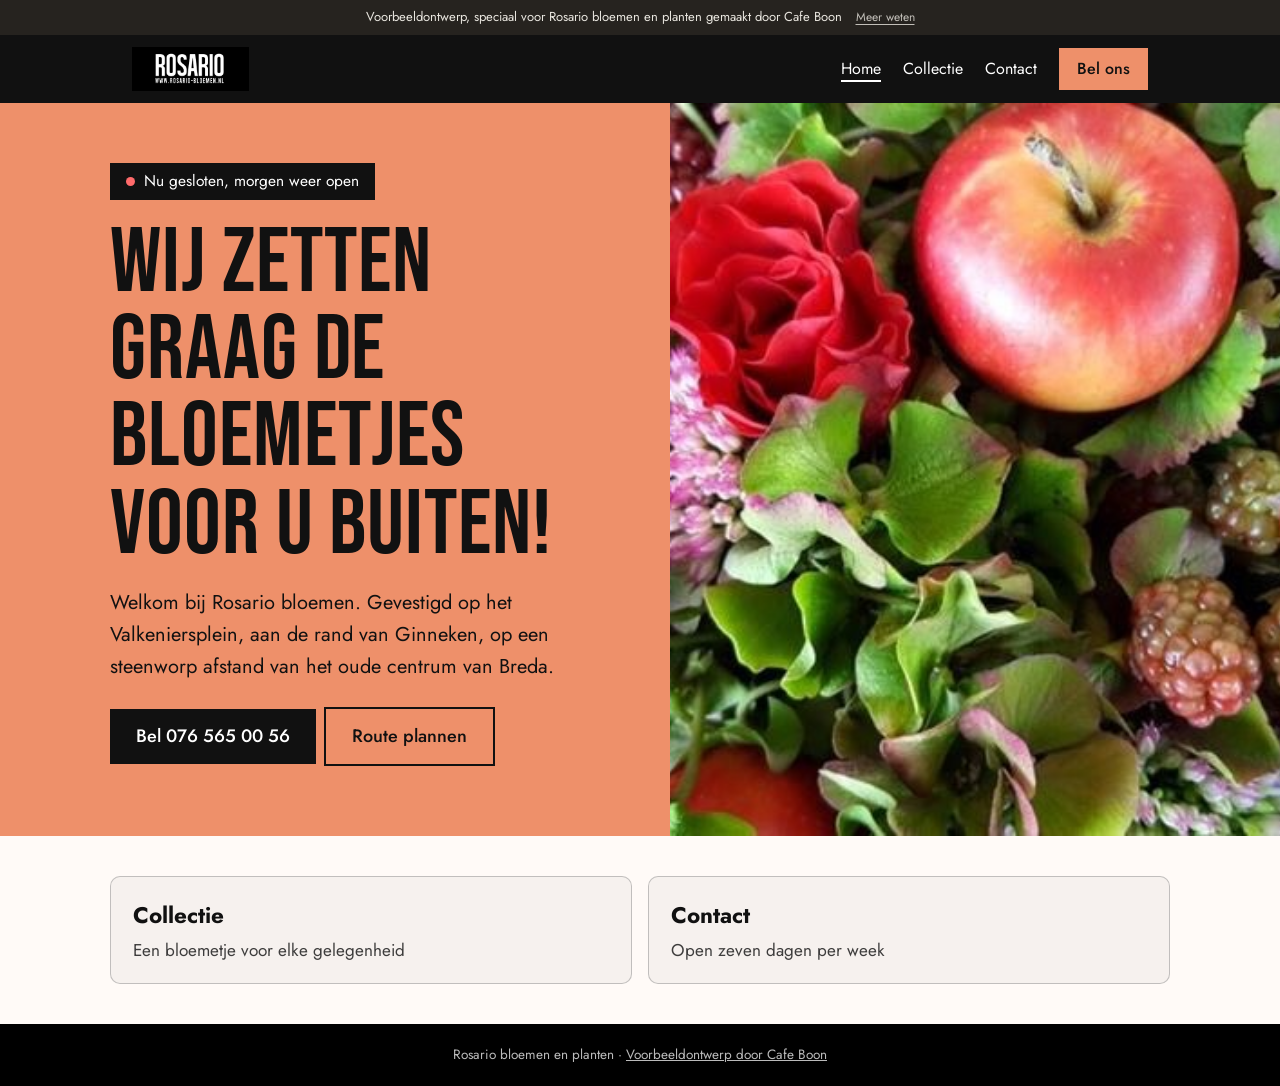
<file: index.html>
<!doctype html>
<html lang="nl">
<head>
<meta charset="utf-8">
<meta name="viewport" content="width=device-width,initial-scale=1">
<title>Rosario bloemen en planten | Bloemist aan het Valkeniersplein, Breda</title>
<meta name="description" content="Rosario bloemen en planten op het Valkeniersplein in Breda-Ginneken. Dagelijks verse bloemen, plukbloemen, rouwwerk, bruidswerk en abonnementen. Zeven dagen per week open.">
<meta name="robots" content="noindex">
<link rel="icon" type="image/png" href="images/icon.png">
<meta property="og:title" content="Rosario bloemen en planten, Breda">
<meta property="og:description" content="Wij zetten graag de bloemetjes voor u buiten! Valkeniersplein 16, Breda.">
<meta property="og:image" content="https://rosariobloemen.cafeboon.com/images/banner.jpg">
<link rel="preconnect" href="https://fonts.googleapis.com"><link rel="preconnect" href="https://fonts.gstatic.com" crossorigin>
<link href="https://fonts.googleapis.com/css2?family=Bebas+Neue&family=Jost:wght@400;500&display=swap" rel="stylesheet">
<link rel="stylesheet" href="style.css">
</head>
<body>
<div class="vb-banner" role="note"><span>Voorbeeldontwerp, speciaal voor Rosario bloemen en planten gemaakt door Cafe Boon</span><a href="https://cafeboon.com">Meer weten</a></div>
<header><div class="wrap">
<a href="index.html"><img alt="Rosario" src="images/logo.png"/></a>
<nav><a aria-current="page" href="index.html">Home</a><a href="aanbod.html">Collectie</a><a href="contact.html">Contact</a><a class="btn s" href="tel:0765650056">Bel ons</a></nav>
</div></header>
<div aria-label="Pagina's" class="sn-bar" role="navigation"><a aria-current="page" class="sn-link" href="index.html">Home</a><a class="sn-link" href="aanbod.html">Collectie</a><a class="sn-link" href="contact.html">Contact</a></div>
<div class="hero">
<div class="txt">
<div class="pill" id="open"><span id="opentxt">Zeven dagen per week open</span></div>
<h1>Wij zetten graag de bloemetjes voor u buiten!</h1>
<p>Welkom bij Rosario bloemen. Gevestigd op het Valkeniersplein, aan de rand van Ginneken, op een steenworp afstand van het oude centrum van Breda.</p>
<div><a class="btn" href="tel:0765650056">Bel 076 565 00 56</a><a class="btn o" href="https://www.google.com/maps/dir/?api=1&amp;destination=Valkeniersplein+16,+4835+RB+Breda" rel="noopener">Route plannen</a></div>
</div>
<img alt="Boeket met roos, appel en bramen van Rosario" fetchpriority="high" src="images/banner.jpg"/>
</div>
<div class="sn-cards"><a class="sn-card" href="aanbod.html"><strong>Collectie</strong><span>Een bloemetje voor elke gelegenheid</span></a><a class="sn-card" href="contact.html"><strong>Contact</strong><span>Open zeven dagen per week</span></a></div>
<footer>Rosario bloemen en planten · <a href="https://cafeboon.com">Voorbeeldontwerp door Cafe Boon</a></footer>
<script>try{(function(){var H={0:[600,960],1:[660,1080],2:[510,1080],3:[510,1080],4:[510,1080],5:[510,1080],6:[510,1020]};
var n=new Date(),d=n.getDay(),m=n.getHours()*60+n.getMinutes(),h=H[d];
var r=document.querySelector('tr[data-d="'+d+'"]');if(r)r.className='today';
var o=document.getElementById('open'),t=document.getElementById('opentxt');
function f(x){return Math.floor(x/60)+':'+('0'+x%60).slice(-2)}
if(m>=h[0]&&m<h[1]){o.className='pill on';t.textContent='Nu open tot '+f(h[1])+' uur'}
else{o.className='pill off';t.textContent=m<h[0]?'Nu gesloten, vandaag open vanaf '+f(h[0]):'Nu gesloten, morgen weer open'}
})();}catch(e){}</script>
</body></html>
</file>
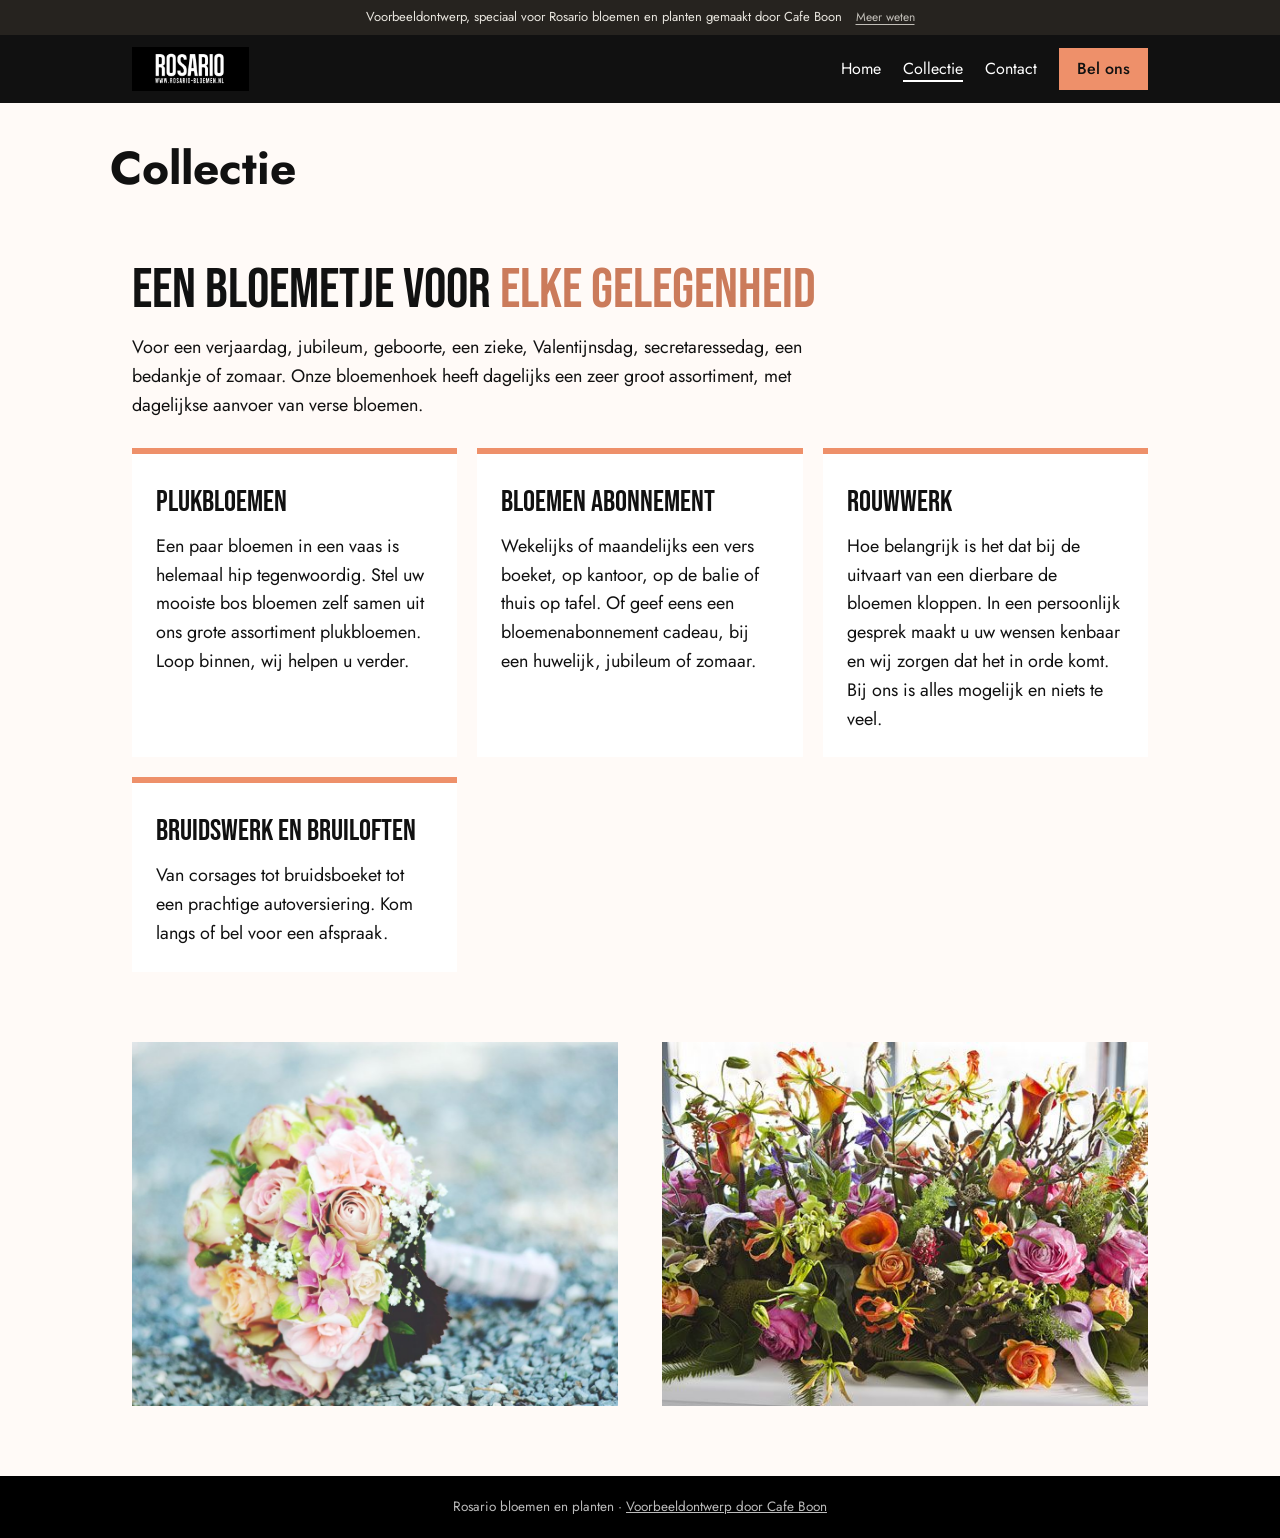
<file: aanbod.html>
<!doctype html>
<html lang="nl">
<head>
<meta charset="utf-8">
<meta name="viewport" content="width=device-width,initial-scale=1">
<title>Collectie | Rosario bloemen en planten</title>
<meta name="description" content="Rosario bloemen en planten op het Valkeniersplein in Breda-Ginneken. Dagelijks verse bloemen, plukbloemen, rouwwerk, bruidswerk en abonnementen. Zeven dagen per week open.">
<meta name="robots" content="noindex">
<link rel="icon" type="image/png" href="images/icon.png">
<meta property="og:title" content="Rosario bloemen en planten, Breda">
<meta property="og:description" content="Wij zetten graag de bloemetjes voor u buiten! Valkeniersplein 16, Breda.">
<meta property="og:image" content="https://rosariobloemen.cafeboon.com/images/banner.jpg">
<link rel="preconnect" href="https://fonts.googleapis.com"><link rel="preconnect" href="https://fonts.gstatic.com" crossorigin>
<link href="https://fonts.googleapis.com/css2?family=Bebas+Neue&family=Jost:wght@400;500&display=swap" rel="stylesheet">
<link rel="stylesheet" href="style.css">
</head>
<body>
<div class="vb-banner" role="note"><span>Voorbeeldontwerp, speciaal voor Rosario bloemen en planten gemaakt door Cafe Boon</span><a href="https://cafeboon.com">Meer weten</a></div>
<header><div class="wrap">
<a href="index.html"><img alt="Rosario" src="images/logo.png"/></a>
<nav><a href="index.html">Home</a><a aria-current="page" href="aanbod.html">Collectie</a><a href="contact.html">Contact</a><a class="btn s" href="tel:0765650056">Bel ons</a></nav>
</div></header>
<div aria-label="Pagina's" class="sn-bar" role="navigation"><a class="sn-link" href="index.html">Home</a><a aria-current="page" class="sn-link" href="aanbod.html">Collectie</a><a class="sn-link" href="contact.html">Contact</a></div>
<div class="sn-head"><h1>Collectie</h1></div>
<section id="aanbod"><div class="wrap">
<h2>Een bloemetje voor <span>elke gelegenheid</span></h2>
<p style="max-width:38em">Voor een verjaardag, jubileum, geboorte, een zieke, Valentijnsdag, secretaressedag, een bedankje of zomaar. Onze bloemenhoek heeft dagelijks een zeer groot assortiment, met dagelijkse aanvoer van verse bloemen.</p>
<div class="grid">
<div class="card"><h3>Plukbloemen</h3><p>Een paar bloemen in een vaas is helemaal hip tegenwoordig. Stel uw mooiste bos bloemen zelf samen uit ons grote assortiment plukbloemen. Loop binnen, wij helpen u verder.</p></div>
<div class="card"><h3>Bloemen abonnement</h3><p>Wekelijks of maandelijks een vers boeket, op kantoor, op de balie of thuis op tafel. Of geef eens een bloemenabonnement cadeau, bij een huwelijk, jubileum of zomaar.</p></div>
<div class="card"><h3>Rouwwerk</h3><p>Hoe belangrijk is het dat bij de uitvaart van een dierbare de bloemen kloppen. In een persoonlijk gesprek maakt u uw wensen kenbaar en wij zorgen dat het in orde komt. Bij ons is alles mogelijk en niets te veel.</p></div>
<div class="card"><h3>Bruidswerk en bruiloften</h3><p>Van corsages tot bruidsboeket tot een prachtige autoversiering. Kom langs of bel voor een afspraak.</p></div>
</div>
</div></section>
<section style="padding-top:0"><div class="wrap two">
<img alt="Bruidsboeket in roze tinten" loading="lazy" src="images/bruidsboeket.jpg"/>
<img alt="Arrangement in oranje en roze tinten" loading="lazy" src="images/rouwstuk.jpg"/>
</div></section>
<footer>Rosario bloemen en planten · <a href="https://cafeboon.com">Voorbeeldontwerp door Cafe Boon</a></footer>
<script>try{(function(){var H={0:[600,960],1:[660,1080],2:[510,1080],3:[510,1080],4:[510,1080],5:[510,1080],6:[510,1020]};
var n=new Date(),d=n.getDay(),m=n.getHours()*60+n.getMinutes(),h=H[d];
var r=document.querySelector('tr[data-d="'+d+'"]');if(r)r.className='today';
var o=document.getElementById('open'),t=document.getElementById('opentxt');
function f(x){return Math.floor(x/60)+':'+('0'+x%60).slice(-2)}
if(m>=h[0]&&m<h[1]){o.className='pill on';t.textContent='Nu open tot '+f(h[1])+' uur'}
else{o.className='pill off';t.textContent=m<h[0]?'Nu gesloten, vandaag open vanaf '+f(h[0]):'Nu gesloten, morgen weer open'}
})();}catch(e){}</script>
</body></html>
</file>
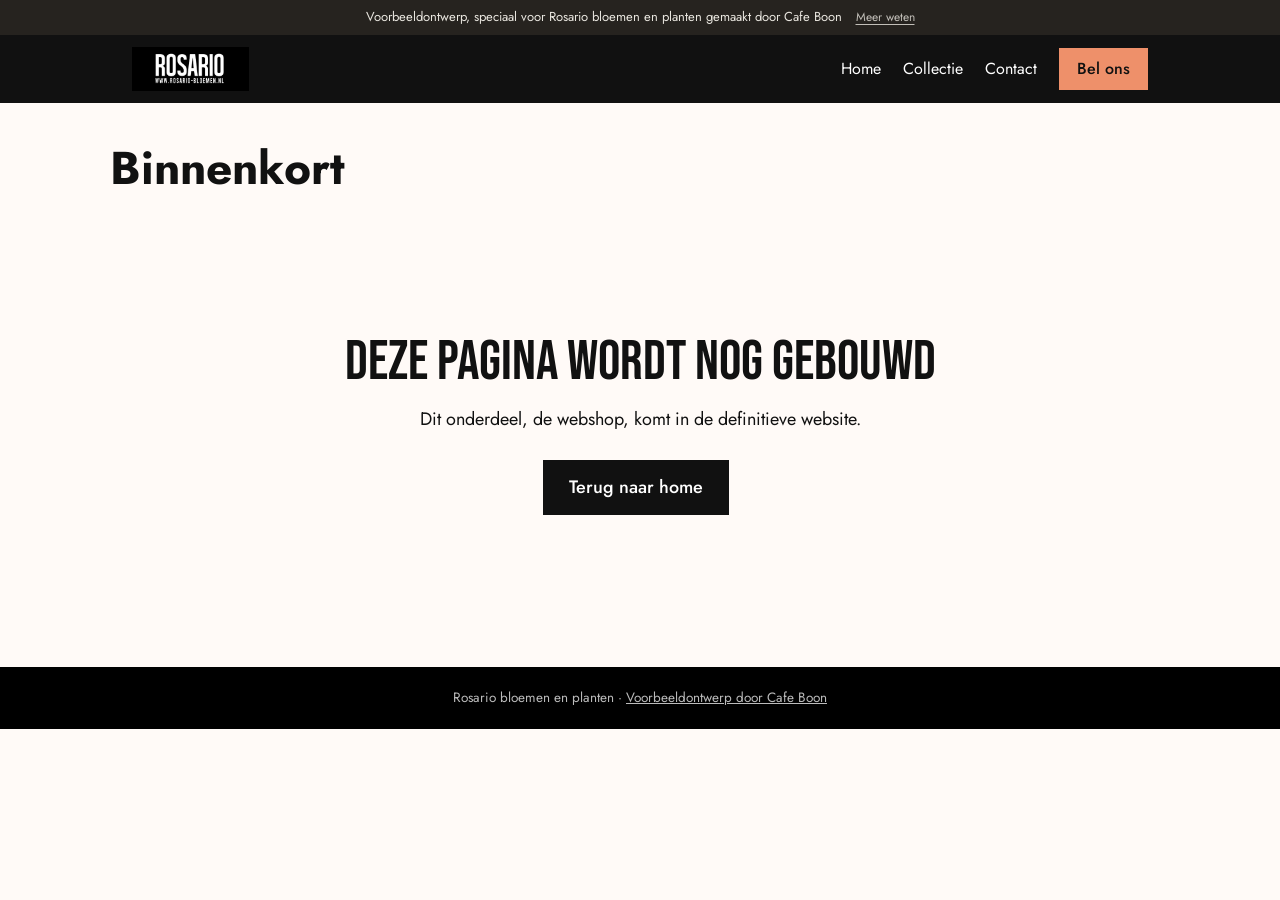
<file: binnenkort.html>
<!doctype html>
<html lang="nl">
<head>
<meta charset="utf-8">
<meta name="viewport" content="width=device-width,initial-scale=1">
<title>Binnenkort | Rosario bloemen en planten</title>
<meta name="description" content="Rosario bloemen en planten op het Valkeniersplein in Breda-Ginneken. Dagelijks verse bloemen, plukbloemen, rouwwerk, bruidswerk en abonnementen. Zeven dagen per week open.">
<meta name="robots" content="noindex">
<link rel="icon" type="image/png" href="images/icon.png">
<meta property="og:title" content="Rosario bloemen en planten, Breda">
<meta property="og:description" content="Wij zetten graag de bloemetjes voor u buiten! Valkeniersplein 16, Breda.">
<meta property="og:image" content="https://rosariobloemen.cafeboon.com/images/banner.jpg">
<link rel="preconnect" href="https://fonts.googleapis.com"><link rel="preconnect" href="https://fonts.gstatic.com" crossorigin>
<link href="https://fonts.googleapis.com/css2?family=Bebas+Neue&family=Jost:wght@400;500&display=swap" rel="stylesheet">
<link rel="stylesheet" href="style.css">
</head>
<body>
<div class="vb-banner" role="note"><span>Voorbeeldontwerp, speciaal voor Rosario bloemen en planten gemaakt door Cafe Boon</span><a href="https://cafeboon.com">Meer weten</a></div>
<header><div class="wrap">
<a href="index.html"><img alt="Rosario" src="images/logo.png"/></a>
<nav><a href="index.html">Home</a><a href="aanbod.html">Collectie</a><a href="contact.html">Contact</a><a class="btn s" href="tel:0765650056">Bel ons</a></nav>
</div></header>
<div aria-label="Pagina's" class="sn-bar" role="navigation"><a class="sn-link" href="index.html">Home</a><a class="sn-link" href="aanbod.html">Collectie</a><a class="sn-link" href="contact.html">Contact</a></div>
<div class="sn-head"><h1>Binnenkort</h1></div>
<section class="binnenkort"><div class="wrap" style="padding:72px 0;text-align:center"><h2>Deze pagina wordt nog gebouwd</h2><p style="max-width:34em;margin:14px auto 26px">Dit onderdeel, de webshop, komt in de definitieve website.</p><p><a class="btn" href="index.html">Terug naar home</a></p></div></section>
<footer>Rosario bloemen en planten · <a href="https://cafeboon.com">Voorbeeldontwerp door Cafe Boon</a></footer>
</body></html>
</file>
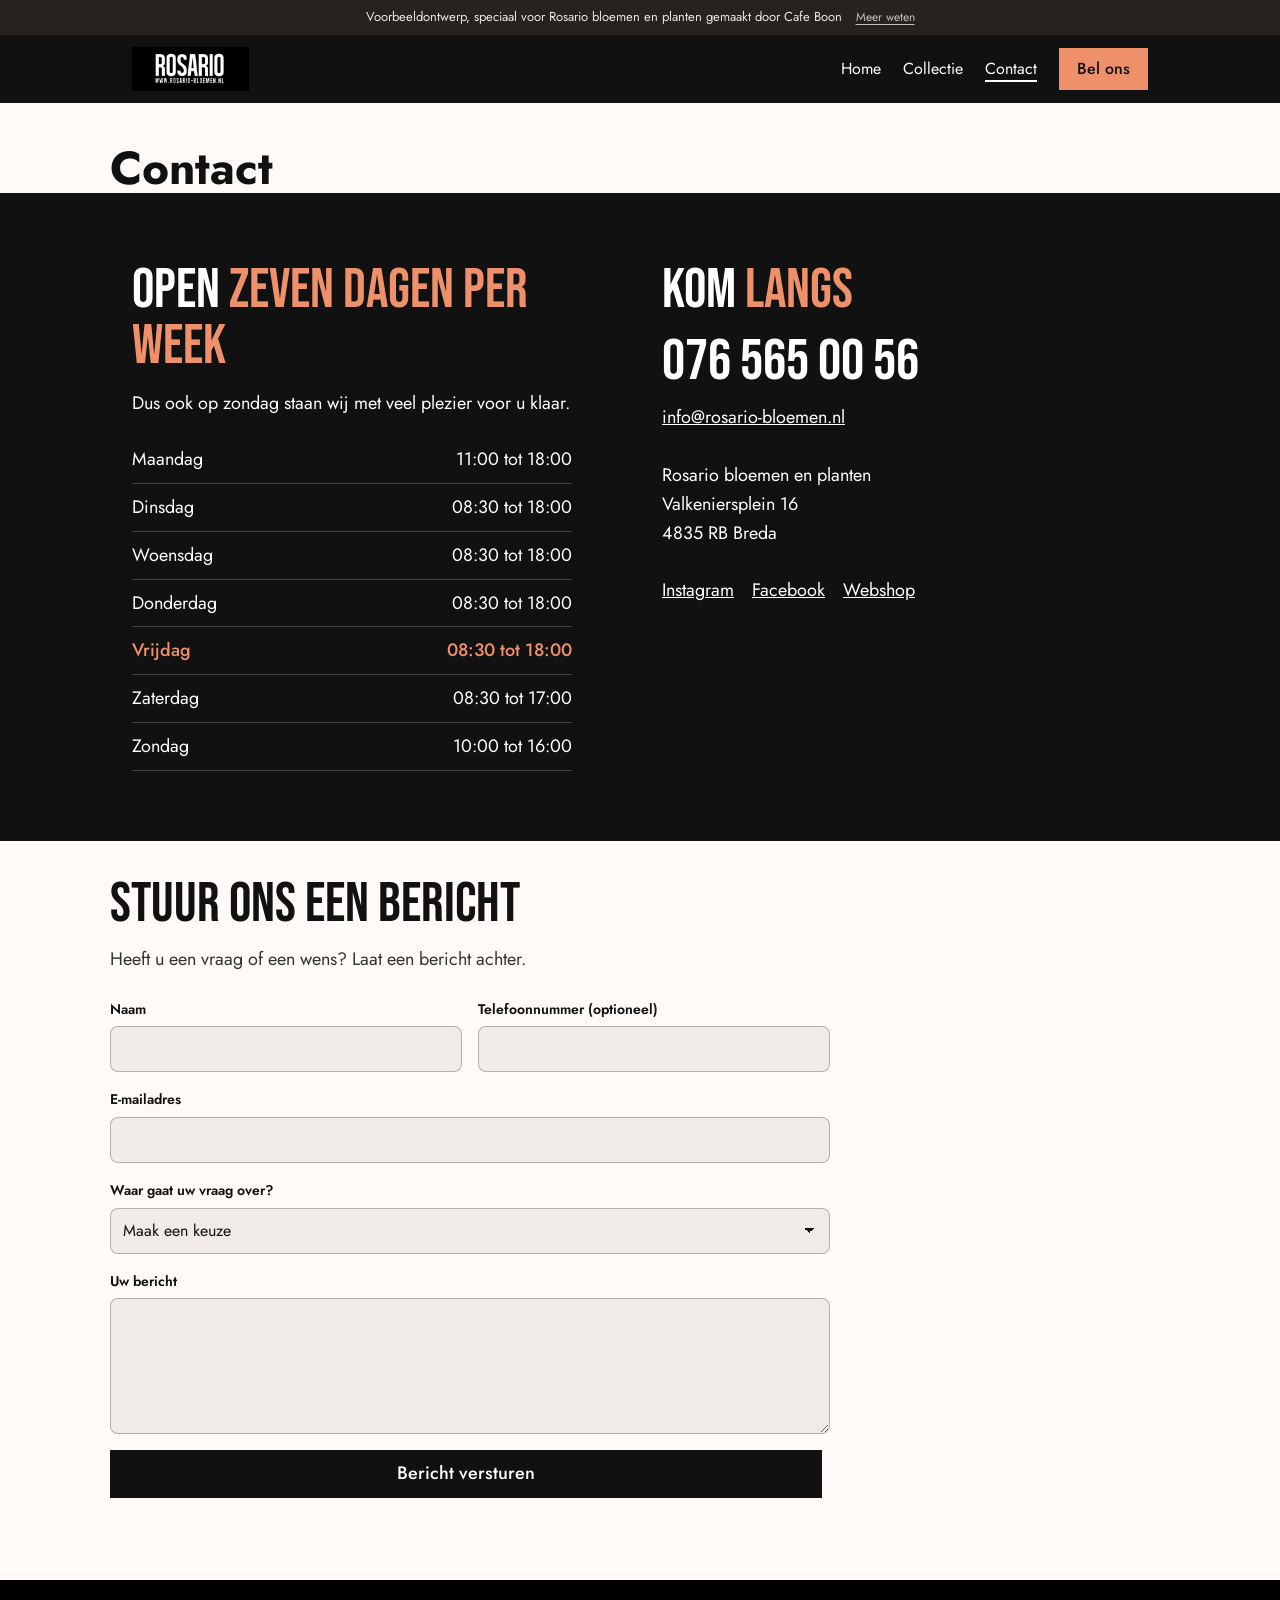
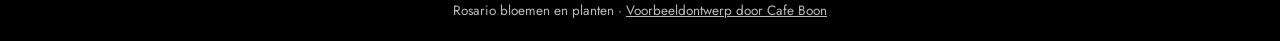
<file: contact.html>
<!doctype html>
<html lang="nl">
<head>
<meta charset="utf-8">
<meta name="viewport" content="width=device-width,initial-scale=1">
<title>Contact | Rosario bloemen en planten</title>
<meta name="description" content="Rosario bloemen en planten op het Valkeniersplein in Breda-Ginneken. Dagelijks verse bloemen, plukbloemen, rouwwerk, bruidswerk en abonnementen. Zeven dagen per week open.">
<meta name="robots" content="noindex">
<link rel="icon" type="image/png" href="images/icon.png">
<meta property="og:title" content="Rosario bloemen en planten, Breda">
<meta property="og:description" content="Wij zetten graag de bloemetjes voor u buiten! Valkeniersplein 16, Breda.">
<meta property="og:image" content="https://rosariobloemen.cafeboon.com/images/banner.jpg">
<link rel="preconnect" href="https://fonts.googleapis.com"><link rel="preconnect" href="https://fonts.gstatic.com" crossorigin>
<link href="https://fonts.googleapis.com/css2?family=Bebas+Neue&family=Jost:wght@400;500&display=swap" rel="stylesheet">
<link rel="stylesheet" href="style.css">
</head>
<body>
<div class="vb-banner" role="note"><span>Voorbeeldontwerp, speciaal voor Rosario bloemen en planten gemaakt door Cafe Boon</span><a href="https://cafeboon.com">Meer weten</a></div>
<header><div class="wrap">
<a href="index.html"><img alt="Rosario" src="images/logo.png"/></a>
<nav><a href="index.html">Home</a><a href="aanbod.html">Collectie</a><a aria-current="page" href="contact.html">Contact</a><a class="btn s" href="tel:0765650056">Bel ons</a></nav>
</div></header>
<div aria-label="Pagina's" class="sn-bar" role="navigation"><a class="sn-link" href="index.html">Home</a><a class="sn-link" href="aanbod.html">Collectie</a><a aria-current="page" class="sn-link" href="contact.html">Contact</a></div>
<div class="sn-head"><h1>Contact</h1></div>
<section class="band" id="openingstijden"><div class="wrap cgrid">
<div>
<h2>Open <span>zeven dagen per week</span></h2>
<p style="margin-bottom:18px">Dus ook op zondag staan wij met veel plezier voor u klaar.</p>
<table class="hours">
<tr data-d="1"><td>Maandag</td><td>11:00 tot 18:00</td></tr>
<tr data-d="2"><td>Dinsdag</td><td>08:30 tot 18:00</td></tr>
<tr data-d="3"><td>Woensdag</td><td>08:30 tot 18:00</td></tr>
<tr data-d="4"><td>Donderdag</td><td>08:30 tot 18:00</td></tr>
<tr data-d="5"><td>Vrijdag</td><td>08:30 tot 18:00</td></tr>
<tr data-d="6"><td>Zaterdag</td><td>08:30 tot 17:00</td></tr>
<tr data-d="0"><td>Zondag</td><td>10:00 tot 16:00</td></tr>
</table>
</div>
<div id="contact">
<h2>Kom <span>langs</span></h2>
<a class="big" href="tel:0765650056">076 565 00 56</a>
<p><a href="mailto:info@rosario-bloemen.nl">info@rosario-bloemen.nl</a></p><br/>
<p>Rosario bloemen en planten<br/>Valkeniersplein 16<br/>4835 RB Breda</p><br/>
<p class="soc"><a href="https://www.instagram.com/rosariobloemen/" rel="noopener">Instagram</a><a href="https://nl-nl.facebook.com/pages/category/Florist/Rosario-bloemen-622367654456922/" rel="noopener">Facebook</a><a href="binnenkort.html">Webshop</a></p>
</div>
</div></section>
<section class="sn-formsec" id="formulier"><div class="sn-formwrap"><h2>Stuur ons een bericht</h2><p class="sn-lead">Heeft u een vraag of een wens? Laat een bericht achter.</p><form class="sn-form" id="sn-form"><div class="sn-field"><label for="naam">Naam</label><input id="naam" name="naam" type="text" required autocomplete="name"></div><div class="sn-field"><label for="tel">Telefoonnummer (optioneel)</label><input id="tel" name="tel" type="tel" autocomplete="tel"></div><div class="sn-field full"><label for="email">E-mailadres</label><input id="email" name="email" type="email" required autocomplete="email"></div><div class="sn-field full"><label for="keuze">Waar gaat uw vraag over?</label><select id="keuze" name="keuze" required><option value="">Maak een keuze</option><option>Plukbloemen</option><option>Bloemen abonnement</option><option>Rouwwerk</option><option>Bruidswerk en bruiloften</option></select></div><div class="sn-field full"><label for="opm">Uw bericht</label><textarea id="opm" name="opm" rows="5" required></textarea></div><div class="sn-field full"><button class="btn" type="submit">Bericht versturen</button></div></form></div></section>
<script>(function(){var f=document.getElementById('sn-form');if(!f)return;f.addEventListener('submit',function(e){e.preventDefault();if(!f.checkValidity()){f.reportValidity();return;}var d=document.createElement('div');d.className='sn-done';d.setAttribute('role','status');d.tabIndex=-1;d.innerHTML='<h2>Bedankt voor uw bericht</h2><p>Dit is een voorbeeldwebsite van Cafe Boon. Uw bericht is daarom niet verstuurd. Neem voor een echt antwoord contact op via <a href="tel:0765650056">076 565 00 56</a>.</p>';f.parentNode.replaceChild(d,f);d.focus();});})();</script>
<footer>Rosario bloemen en planten · <a href="https://cafeboon.com">Voorbeeldontwerp door Cafe Boon</a></footer>
<script>try{(function(){var H={0:[600,960],1:[660,1080],2:[510,1080],3:[510,1080],4:[510,1080],5:[510,1080],6:[510,1020]};
var n=new Date(),d=n.getDay(),m=n.getHours()*60+n.getMinutes(),h=H[d];
var r=document.querySelector('tr[data-d="'+d+'"]');if(r)r.className='today';
var o=document.getElementById('open'),t=document.getElementById('opentxt');
function f(x){return Math.floor(x/60)+':'+('0'+x%60).slice(-2)}
if(m>=h[0]&&m<h[1]){o.className='pill on';t.textContent='Nu open tot '+f(h[1])+' uur'}
else{o.className='pill off';t.textContent=m<h[0]?'Nu gesloten, vandaag open vanaf '+f(h[0]):'Nu gesloten, morgen weer open'}
})();}catch(e){}</script>
</body></html>
</file>
<file: style.css>
:root{--k:#111;--s:#ee906a;--d:#cb7b5b;--p:#fbe3d8;--paper:#fffaf7}
*{box-sizing:border-box;margin:0}
html{scroll-behavior:smooth}
body{font-family:'Jost',Arial,sans-serif;font-size:18px;line-height:1.6;color:var(--k);background:var(--paper)}
img{display:block;max-width:100%}
a{color:inherit}
.wrap{max-width:1060px;margin:0 auto;padding:0 22px}
header{background:var(--k);position:sticky;top:0;z-index:10}
header .wrap{display:flex;justify-content:space-between;align-items:center;min-height:68px;gap:16px}
header img{height:44px;width:auto}
nav a{color:#fff;text-decoration:none;margin-left:22px;font-size:16px}
nav a:hover{color:var(--s)}
.btn{display:inline-block;background:var(--k);color:#fff;padding:13px 26px;font-weight:500;text-decoration:none;margin:0 8px 10px 0}
.btn.s{background:var(--s);color:var(--k)}
.btn.o{background:transparent;border:2px solid var(--k);color:var(--k)}
nav .btn{margin:0 0 0 22px;padding:8px 18px}
.hero{background:var(--s);display:grid;grid-template-columns:1.1fr 1fr;min-height:520px}
.hero .txt{padding:60px max(22px,calc((100vw - 1060px)/2)) 60px max(22px,calc((100vw - 1060px)/2));display:flex;flex-direction:column;justify-content:center}
.hero h1{font-family:'Bebas Neue',Impact,sans-serif;font-weight:400;font-size:clamp(46px,7.4vw,92px);line-height:.95;letter-spacing:.01em;margin-bottom:18px}
.hero p{max-width:27em;font-size:20px;margin-bottom:24px}
.hero img{width:100%;height:100%;object-fit:cover}
.pill{align-self:flex-start;background:var(--k);color:#fff;padding:6px 16px;font-size:15.5px;margin-bottom:20px}
.pill.on::before,.pill.off::before{content:"";display:inline-block;width:9px;height:9px;border-radius:50%;margin-right:9px}
.pill.on::before{background:#3ddc84}.pill.off::before{background:#ff6b6b}
section{padding:70px 0}
h2{font-family:'Bebas Neue',Impact,sans-serif;font-weight:400;font-size:clamp(36px,5vw,56px);line-height:1;margin-bottom:14px}
h2 span{color:var(--d)}
.grid{display:grid;grid-template-columns:repeat(auto-fit,minmax(240px,1fr));gap:20px;margin-top:28px}
.card{background:#fff;border-top:6px solid var(--s);padding:24px}
.card h3{font-family:'Bebas Neue',Impact,sans-serif;font-weight:400;font-size:30px;margin-bottom:6px}
.two{display:grid;grid-template-columns:1fr 1fr;gap:44px;align-items:center}
.two img{width:100%;aspect-ratio:4/3;object-fit:cover}
.band{background:var(--k);color:#fff}
.band h2 span{color:var(--s)}
.hours{width:100%;max-width:440px;border-collapse:collapse}
.hours td{padding:9px 0;border-bottom:1px solid #444}
.hours td:last-child{text-align:right}
.hours tr.today{color:var(--s);font-weight:500}
.cgrid{display:grid;grid-template-columns:1fr 1fr;gap:44px}
.big{font-family:'Bebas Neue',Impact,sans-serif;font-size:58px;line-height:1;display:block;text-decoration:none;color:var(--s);margin:4px 0 12px}
.band a{color:#fff}
.soc a{margin-right:18px}
footer{background:#000;color:#bbb;text-align:center;font-size:13.5px;padding:20px}
footer a{color:#bbb}
@media(max-width:780px){.hero,.two,.cgrid{grid-template-columns:1fr}.hero{min-height:0}.hero img{height:240px;order:-1}nav a:not(.btn){display:none}section{padding:44px 0}header img{height:36px}.hero .txt{padding-top:34px;padding-bottom:34px}}
/* sitenav:start */
.sn-bar{display:none;gap:6px;overflow-x:auto;white-space:nowrap;-webkit-overflow-scrolling:touch;padding:8px 12px;background:inherit;color:inherit;font:inherit;line-height:1.2;border-bottom:1px solid rgba(128,128,128,.35);box-sizing:border-box;max-width:100%}
.sn-bar a.sn-link{flex:0 0 auto;padding:9px 15px;border-radius:999px;color:inherit;text-decoration:none;font-size:15px;font-weight:600;letter-spacing:0;text-transform:none;margin:0}
.sn-bar a.sn-link[aria-current="page"]{background:rgba(128,128,128,.2);box-shadow:inset 0 -2px 0 currentColor}
@media(max-width:780px){.sn-bar{display:flex}}
nav a[aria-current="page"]:not(.cta):not(.btn):not(.call){text-decoration:underline;text-underline-offset:6px;text-decoration-thickness:2px}
.sn-head{max-width:1100px;margin:0 auto;padding:40px 20px 0;box-sizing:border-box}
.sn-head h1{margin:0;color:inherit;font-size:clamp(30px,5vw,46px);line-height:1.1}
.sn-cards{max-width:1100px;margin:0 auto;padding:40px 20px;display:grid;grid-template-columns:repeat(auto-fit,minmax(230px,1fr));gap:16px;box-sizing:border-box}
.sn-card{display:block;padding:20px 22px;border:1px solid rgba(128,128,128,.45);border-radius:10px;background:rgba(128,128,128,.07);color:inherit;text-decoration:none;min-width:0}
.sn-card strong{display:block;font-size:1.25em;margin:0 0 6px;color:inherit}
.sn-card span{display:block;opacity:.8;font-size:.95em;line-height:1.4}
.sn-card:hover,.sn-card:focus-visible{border-color:currentColor}
/* sitenav:end */
/* voorbeeld-formulier:start */
@layer sn{.sn-form button.btn{border:0;font:inherit;cursor:pointer;line-height:1.2}}
.sn-formsec{padding:36px 0 72px}
.sn-formwrap{max-width:1100px;margin:0 auto;padding:0 20px;box-sizing:border-box}
.sn-formwrap>h2{margin:0 0 12px}
.sn-formwrap>.sn-lead,.sn-formwrap>.sn-form,.sn-formwrap>.sn-done{max-width:720px}
.sn-formwrap .sn-lead{margin:0 0 24px;opacity:.85}
.sn-form{display:grid;grid-template-columns:1fr 1fr;gap:16px}
.sn-field{display:flex;flex-direction:column;gap:6px;min-width:0;text-align:left}
.sn-field.full{grid-column:1/-1}
.sn-field label{font-size:14px;font-weight:600}
.sn-field input,.sn-field select,.sn-field textarea{font:inherit;font-size:16px;line-height:1.4;color:inherit;background:rgba(128,128,128,.12);border:1px solid rgba(128,128,128,.55);border-radius:8px;padding:11px 12px;width:100%;box-sizing:border-box;min-width:0;max-width:100%;-webkit-appearance:none;appearance:none}
.sn-field select{background-image:linear-gradient(45deg,transparent 50%,currentColor 50%),linear-gradient(135deg,currentColor 50%,transparent 50%);background-position:calc(100% - 20px) 50%,calc(100% - 15px) 50%;background-size:5px 5px;background-repeat:no-repeat;padding-right:38px}
.sn-field select option{color:#111;background:#fff}
.sn-field textarea{resize:vertical}
.sn-field input:focus,.sn-field select:focus,.sn-field textarea:focus{outline:2px solid currentColor;outline-offset:1px}
.sn-done{padding:28px;border:1px solid rgba(128,128,128,.55);border-radius:12px;background:rgba(128,128,128,.1)}
.sn-done h2{margin:0 0 10px}
.sn-done p{margin:0}
.sn-done a{text-decoration:underline;text-underline-offset:3px;font-weight:600}
.sn-formlink{padding:0 0 56px}
@media(max-width:640px){.sn-form{grid-template-columns:1fr}.sn-formsec{padding:24px 0 56px}}
/* voorbeeld-formulier:end */
/* voorbeeldbanner:start */
.vb-banner{display:flex;flex-wrap:wrap;justify-content:center;align-items:baseline;gap:2px 14px;padding:8px 16px;background:#26231f;color:#e9e6df;font-size:13px;line-height:1.45;letter-spacing:0;text-transform:none;font-weight:400;text-align:center;position:relative;z-index:1000}
.vb-banner a{color:inherit;opacity:.8;text-decoration:underline;text-underline-offset:3px;font-size:12px;font-weight:400;white-space:nowrap;letter-spacing:0;text-transform:none}
.vb-banner a:hover{opacity:1}
/* voorbeeldbanner:end */
</file>
